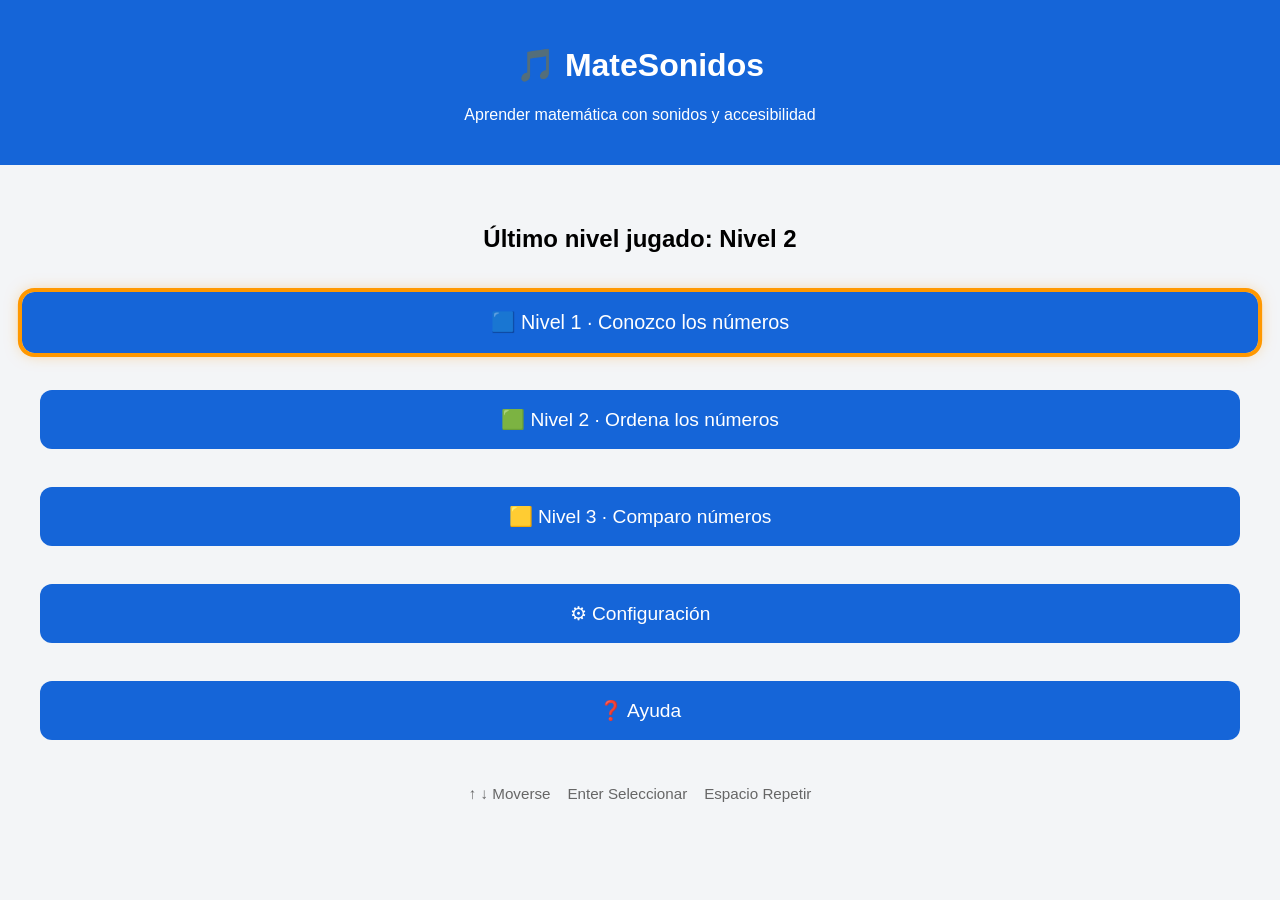
<file: index.html>
<!DOCTYPE html>
<html lang="es">

<head>

    <meta charset="UTF-8">

    <meta
        name="viewport"
        content="width=device-width, initial-scale=1.0">

    <title>MateSonidos</title>

    <link
        rel="stylesheet"
        href="css/estilos.css">

</head>


<body>

<header>

    <h1>🎵 MateSonidos</h1>

    <p>
        Aprender matemática con sonidos y accesibilidad
    </p>

</header>


<main>

    <section class="menu">

        <h2 id="ultimoNivel">
            Último nivel jugado: Nivel 2
        </h2>


        <nav
            id="menuPrincipal"
            aria-label="Menú principal">


            <!-- ========================= -->
            <!-- NIVEL 1 -->
            <!-- ========================= -->

            <button
                id="nivel1"
                type="button">

                🟦 Nivel 1 · Conozco los números

            </button>


            <!-- ========================= -->
            <!-- NIVEL 2 -->
            <!-- ========================= -->

            <button
                id="nivel2"
                type="button">

                🟩 Nivel 2 · Ordena los números

            </button>


            <!-- ========================= -->
            <!-- NIVEL 3 -->
            <!-- ========================= -->

            <button
                id="nivel3"
                type="button">

                🟨 Nivel 3 · Comparo números

            </button>


            <!-- ========================= -->
            <!-- CONFIGURACIÓN -->
            <!-- ========================= -->

            <button
                id="configuracion"
                type="button">

                ⚙ Configuración

            </button>


            <!-- ========================= -->
            <!-- AYUDA -->
            <!-- ========================= -->

            <button
                id="ayuda"
                type="button">

                ❓ Ayuda

            </button>


            <!-- ========================= -->
            <!-- NIVEL 4 OCULTO POR AHORA -->
            <!-- ========================= -->

            <!--
            <button
                id="nivel4"
                type="button">

                🟪 Nivel 4 · Número y cantidad

            </button>
            -->


        </nav>


        <p class="ayudaTeclado">

            ↑ ↓ Moverse
            &nbsp;&nbsp;
            Enter Seleccionar
            &nbsp;&nbsp;
            Espacio Repetir

        </p>

    </section>

</main>


<!-- ============================= -->
<!-- SISTEMA DE VOZ -->
<!-- ============================= -->

<script src="js/voz.js"></script>


<!-- ============================= -->
<!-- MENÚ PRINCIPAL -->
<!-- ============================= -->

<script src="js/menu.js"></script>


</body>

</html>
</file>
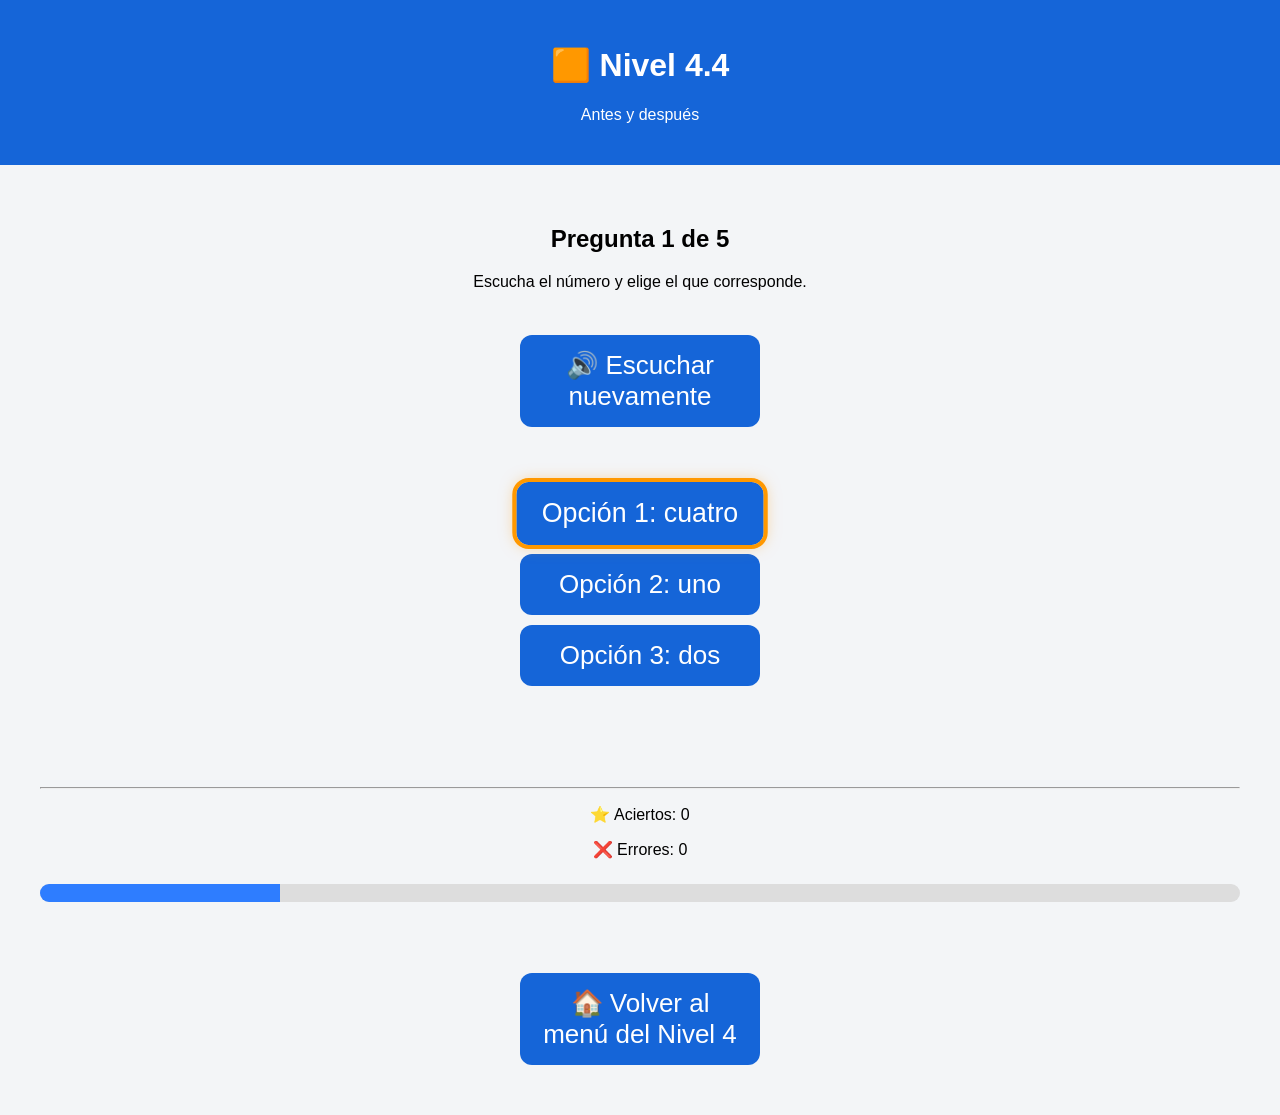
<file: antesdespues.html>
<!DOCTYPE html>
<html lang="es">

<head>

    <meta charset="UTF-8">

    <meta name="viewport"
          content="width=device-width, initial-scale=1.0">

    <title>MateSonidos - Nivel 4.4</title>

    <link rel="stylesheet"
          href="css/estilos.css">

</head>

<body>

<header>

    <h1>🟧 Nivel 4.4</h1>

    <p>Antes y después</p>

</header>


<main>

    <div class="juego">

        <h2 id="pregunta">
            Pregunta 1 de 5
        </h2>

        <p id="instruccion">
            Escucha el número y elige el que corresponde.
        </p>

        <br>

        <button
            type="button"
            onclick="repetir()">

            🔊 Escuchar nuevamente

        </button>

        <br><br>

        <div
            id="opciones"
            role="radiogroup"
            aria-label="Opciones de respuesta">
        </div>

        <br>

        <div
            id="resultado"
            aria-live="assertive">
        </div>

        <hr>

        <p id="aciertos">
            ⭐ Aciertos: 0
        </p>

        <p id="errores">
            ❌ Errores: 0
        </p>

        <div
            class="progreso"
            aria-label="Progreso de la actividad">

            <div id="barra"></div>

        </div>

        <br><br>

        <button
            type="button"
            onclick="volverMenu()">

            🏠 Volver al menú del Nivel 4

        </button>

    </div>

</main>


<script src="js/guardar.js"></script>

<script src="js/voz.js"></script>

<script src="js/antesdespues.js"></script>

</body>

</html>
</file>
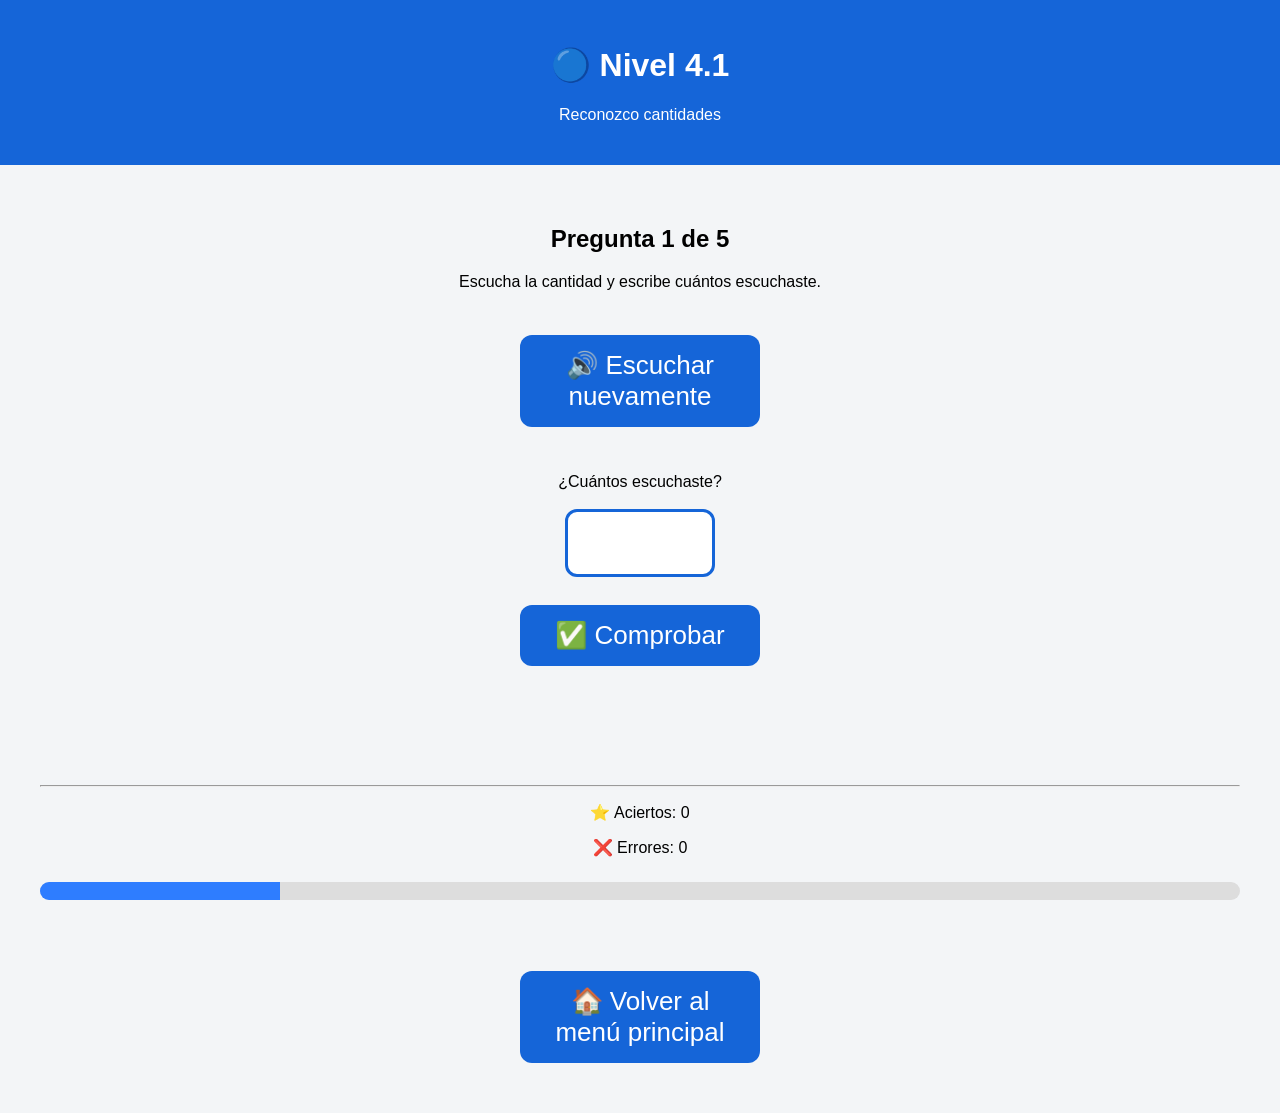
<file: cantidad.html>
<!DOCTYPE html>
<html lang="es">

<head>

    <meta charset="UTF-8">

    <meta name="viewport"
          content="width=device-width, initial-scale=1.0">

    <title>MateSonidos - Nivel 4.1</title>

    <link rel="stylesheet"
          href="css/estilos.css">

</head>

<body>

<header>

    <h1>🔵 Nivel 4.1</h1>

    <p>Reconozco cantidades</p>

</header>


<main>

    <div class="juego">

        <h2 id="pregunta">
            Pregunta 1 de 5
        </h2>


        <p id="instruccion">

            Escucha la cantidad y escribe
            cuántos escuchaste.

        </p>


        <br>


        <button
            type="button"
            onclick="repetir()">

            🔊 Escuchar nuevamente

        </button>


        <br><br>


        <label for="respuesta">

            ¿Cuántos escuchaste?

        </label>


        <br><br>


        <input
            type="number"
            id="respuesta"
            min="1"
            max="5"
            inputmode="numeric"
            autocomplete="off"
            aria-label="Escribe cuántos escuchaste">


        <br><br>


        <button
            type="button"
            onclick="corregir()">

            ✅ Comprobar

        </button>


        <br><br>


        <div
            id="resultado"
            aria-live="assertive">
        </div>


        <hr>


        <p id="aciertos">

            ⭐ Aciertos: 0

        </p>


        <p id="errores">

            ❌ Errores: 0

        </p>


        <div
            class="progreso"
            aria-label="Progreso de la actividad">

            <div id="barra"></div>

        </div>


        <br><br>


        <button
            type="button"
            onclick="volverMenu()">

            🏠 Volver al menú principal

        </button>

    </div>

</main>


<script src="js/guardar.js"></script>

<script src="js/voz.js"></script>

<script src="js/cantidad.js"></script>


</body>

</html>
</file>
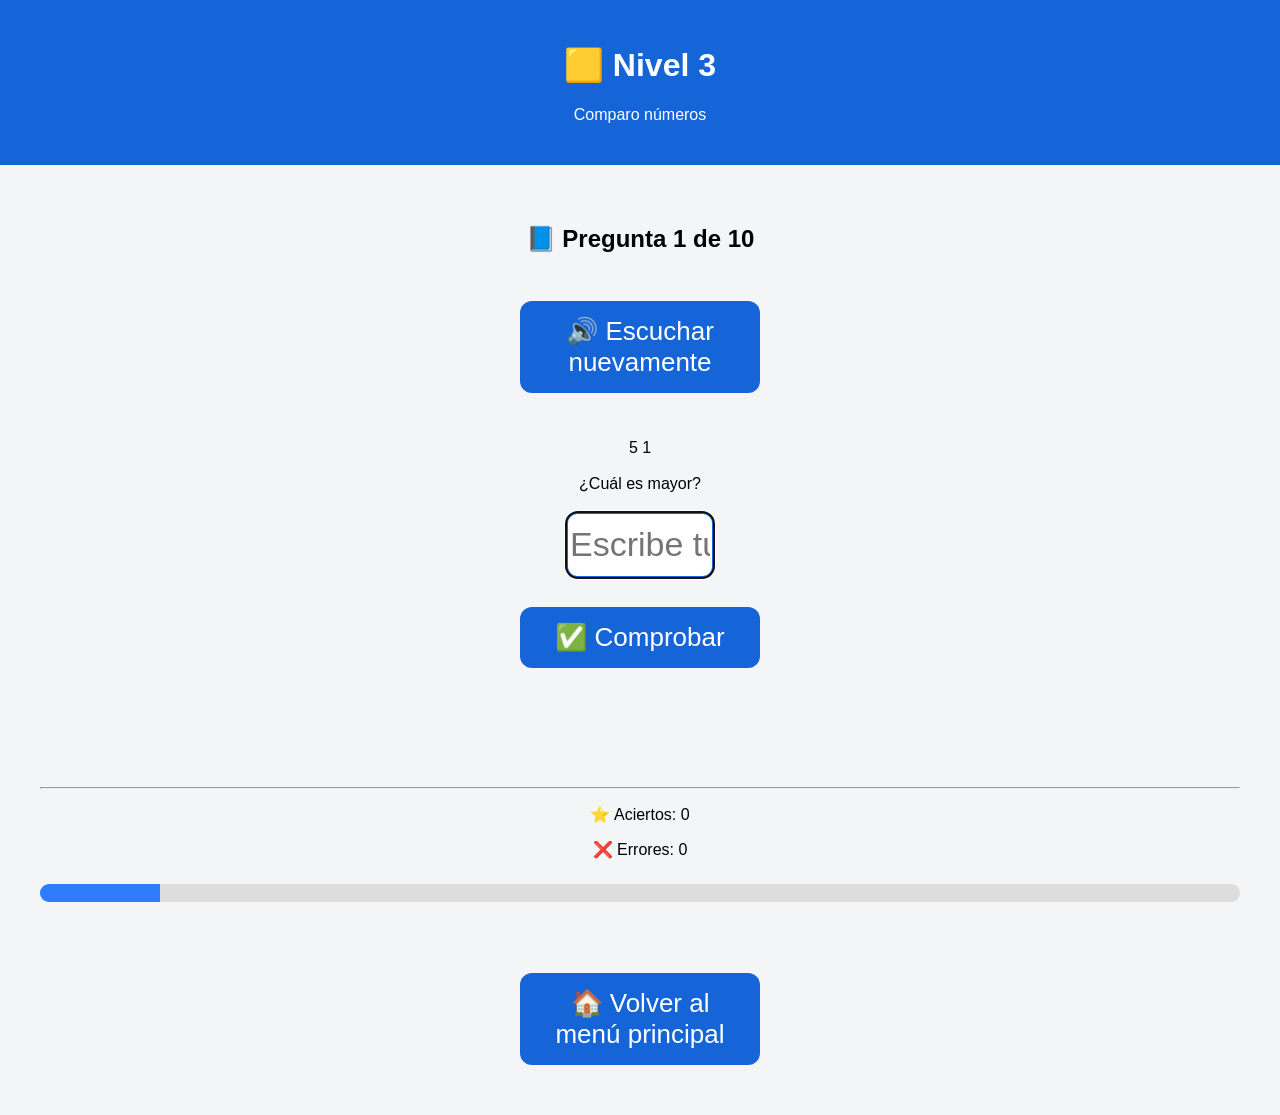
<file: comparar.html>
<!DOCTYPE html>
<html lang="es">

<head>

    <meta charset="UTF-8">

    <meta name="viewport"
          content="width=device-width, initial-scale=1.0">

    <title>MateSonidos - Nivel 3</title>

    <link rel="stylesheet"
          href="css/estilos.css">

</head>

<body>

<header>

    <h1>🟨 Nivel 3</h1>

    <p>Comparo números</p>

</header>

<main>

    <div class="juego">

        <h2 id="pregunta">
            📘 Pregunta 1 de 10
        </h2>

        <br>

        <button onclick="repetir()">
            🔊 Escuchar nuevamente
        </button>

        <br><br>

        <div id="numeros"
             class="numeroGrande">
        </div>

        <br>

        <div id="consigna">
        </div>

        <br>

        <input
            type="text"
            id="respuesta"
            placeholder="Escribe tu respuesta"
            autocomplete="off">

        <br><br>

        <button onclick="corregir()">
            ✅ Comprobar
        </button>

        <br><br>

        <div id="resultado"></div>

        <hr>

        <p id="aciertos">
            ⭐ Aciertos: 0
        </p>

        <p id="errores">
            ❌ Errores: 0
        </p>

        <div class="progreso">

            <div id="barra"></div>

        </div>

        <br><br>

        <button onclick="volverMenu()">
            🏠 Volver al menú principal
        </button>

    </div>

</main>

<script src="js/guardar.js"></script>
<script src="js/voz.js"></script>
<script src="js/comparar.js"></script>

</body>

</html>
</file>
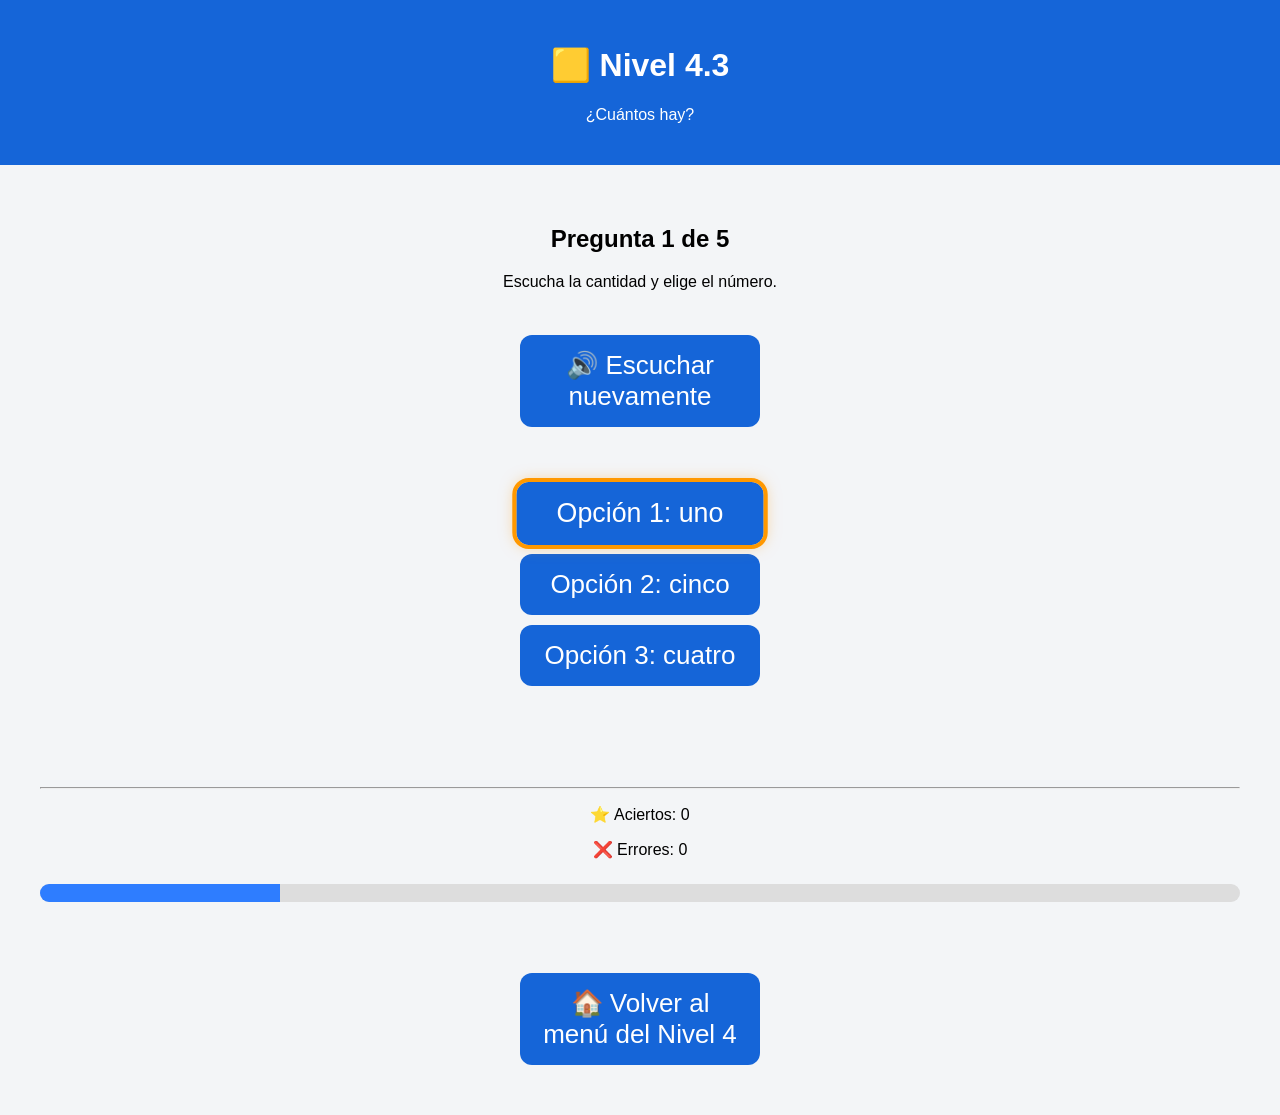
<file: cuantos.html>
<!DOCTYPE html>
<html lang="es">

<head>

    <meta charset="UTF-8">

    <meta name="viewport"
          content="width=device-width, initial-scale=1.0">

    <title>MateSonidos - Nivel 4.3</title>

    <link rel="stylesheet"
          href="css/estilos.css">

</head>

<body>

<header>

    <h1>🟨 Nivel 4.3</h1>

    <p>¿Cuántos hay?</p>

</header>


<main>

    <div class="juego">

        <h2 id="pregunta">
            Pregunta 1 de 5
        </h2>

        <p id="instruccion">
            Escucha la cantidad y elige el número.
        </p>

        <br>

        <button
            type="button"
            onclick="repetir()">

            🔊 Escuchar nuevamente

        </button>

        <br><br>

        <div
            id="opciones"
            role="radiogroup"
            aria-label="Opciones de respuesta">
        </div>

        <br>

        <div
            id="resultado"
            aria-live="assertive">
        </div>

        <hr>

        <p id="aciertos">
            ⭐ Aciertos: 0
        </p>

        <p id="errores">
            ❌ Errores: 0
        </p>

        <div
            class="progreso"
            aria-label="Progreso de la actividad">

            <div id="barra"></div>

        </div>

        <br><br>

        <button
            type="button"
            onclick="volverMenu()">

            🏠 Volver al menú del Nivel 4

        </button>

    </div>

</main>


<script src="js/guardar.js"></script>

<script src="js/voz.js"></script>

<script src="js/cuantos.js"></script>

</body>

</html>
</file>
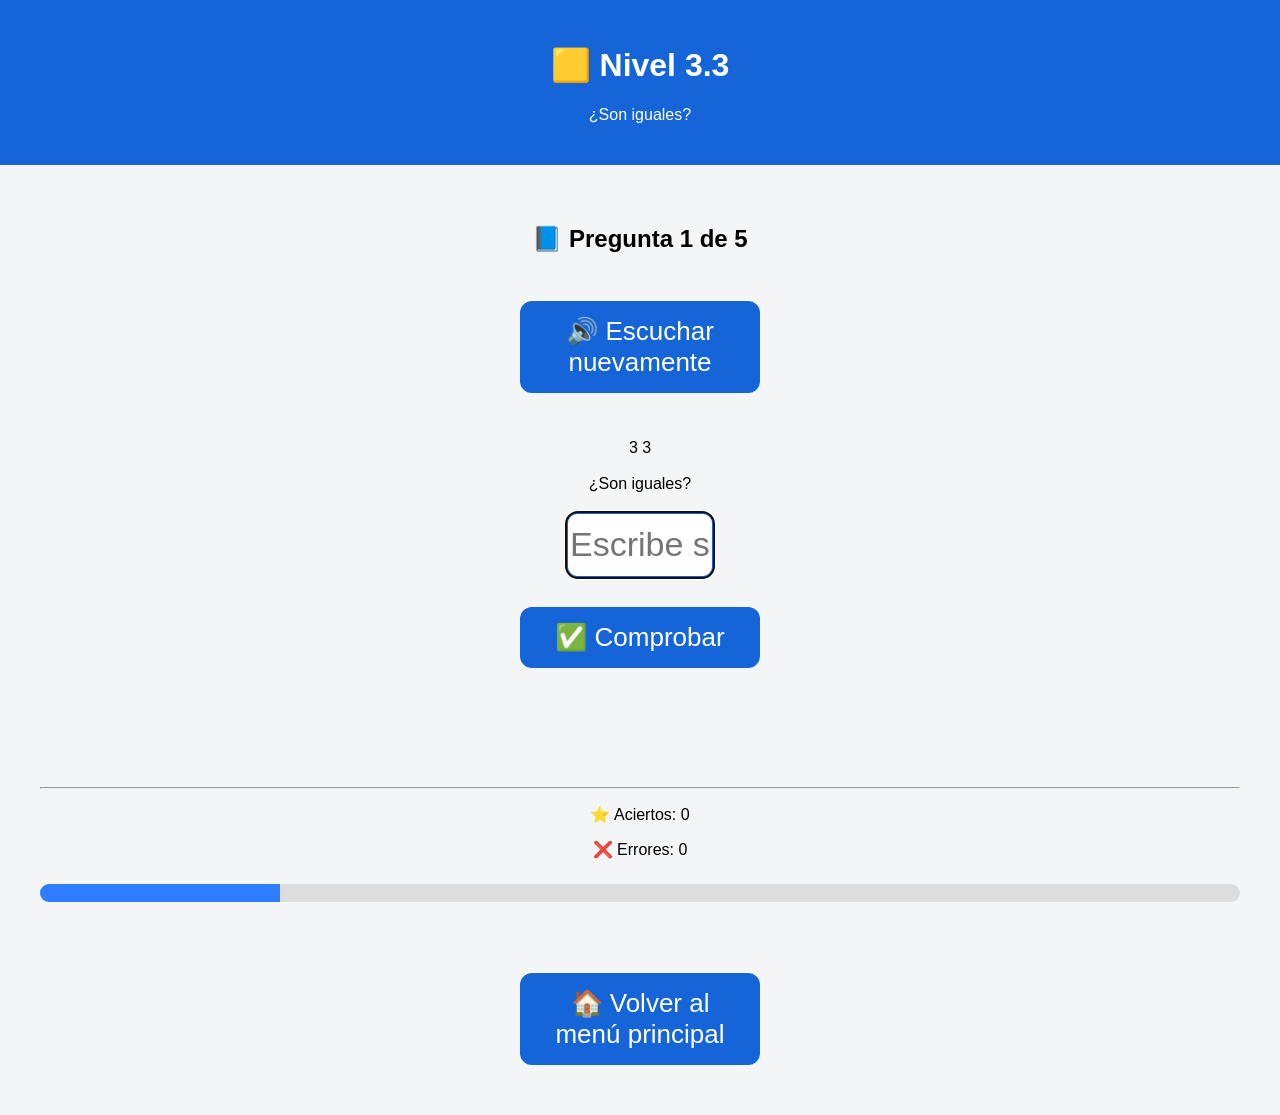
<file: iguales.html>
<!DOCTYPE html>
<html lang="es">

<head>

    <meta charset="UTF-8">

    <meta name="viewport"
          content="width=device-width, initial-scale=1.0">

    <title>MateSonidos - Nivel 3.3</title>

    <link rel="stylesheet"
          href="css/estilos.css">

</head>

<body>

<header>

    <h1>🟨 Nivel 3.3</h1>

    <p>¿Son iguales?</p>

</header>

<main>

    <div class="juego">

        <h2 id="pregunta">
            📘 Pregunta 1 de 5
        </h2>

        <br>

        <button onclick="repetir()">
            🔊 Escuchar nuevamente
        </button>

        <br><br>

        <div id="numeros"
             class="numeroGrande">
        </div>

        <br>

        <div id="consigna">
            ¿Son iguales?
        </div>

        <br>

        <input
            type="text"
            id="respuesta"
            placeholder="Escribe sí o no"
            autocomplete="off">

        <br><br>

        <button onclick="corregir()">
            ✅ Comprobar
        </button>

        <br><br>

        <div id="resultado"></div>

        <hr>

        <p id="aciertos">
            ⭐ Aciertos: 0
        </p>

        <p id="errores">
            ❌ Errores: 0
        </p>

        <div class="progreso">

            <div id="barra"></div>

        </div>

        <br><br>

        <button onclick="volverMenu()">
            🏠 Volver al menú principal
        </button>

    </div>

</main>

<script src="js/guardar.js"></script>
<script src="js/voz.js"></script>
<script src="js/iguales.js"></script>

</body>

</html>
</file>
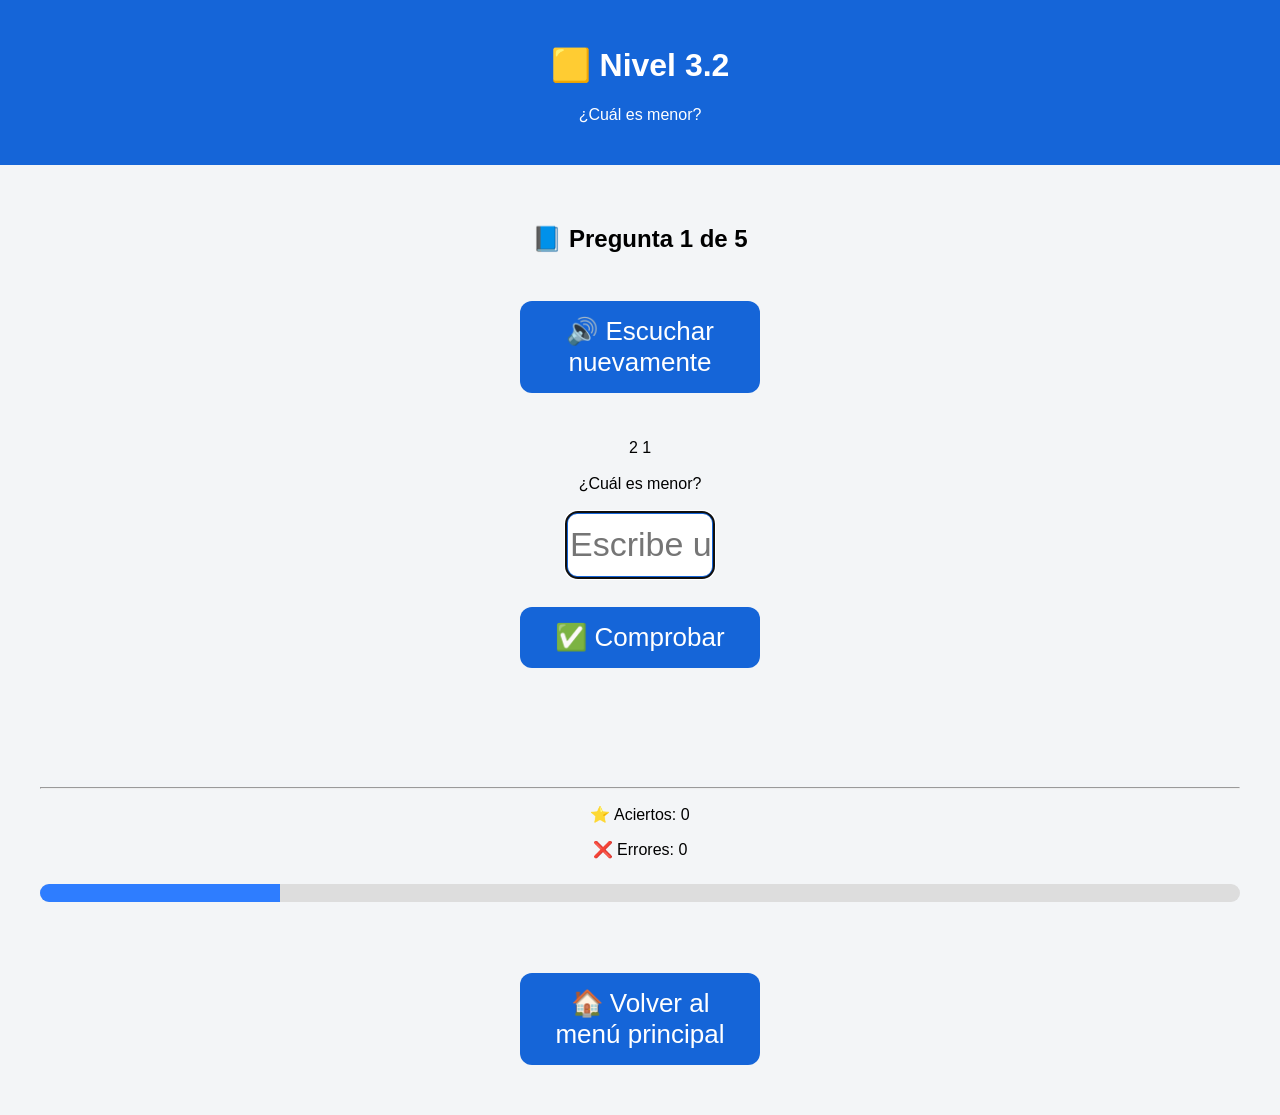
<file: menor.html>
<!DOCTYPE html>
<html lang="es">

<head>

    <meta charset="UTF-8">

    <meta name="viewport"
          content="width=device-width, initial-scale=1.0">

    <title>MateSonidos - Nivel 3.2</title>

    <link rel="stylesheet"
          href="css/estilos.css">

</head>

<body>

<header>

    <h1>🟨 Nivel 3.2</h1>

    <p>¿Cuál es menor?</p>

</header>

<main>

    <div class="juego">

        <h2 id="pregunta">
            📘 Pregunta 1 de 5
        </h2>

        <br>

        <button onclick="repetir()">
            🔊 Escuchar nuevamente
        </button>

        <br><br>

        <div id="numeros"
             class="numeroGrande">
        </div>

        <br>

        <div id="consigna">
            ¿Cuál es menor?
        </div>

        <br>

        <input
            type="text"
            id="respuesta"
            placeholder="Escribe un número"
            autocomplete="off">

        <br><br>

        <button onclick="corregir()">
            ✅ Comprobar
        </button>

        <br><br>

        <div id="resultado"></div>

        <hr>

        <p id="aciertos">
            ⭐ Aciertos: 0
        </p>

        <p id="errores">
            ❌ Errores: 0
        </p>

        <div class="progreso">

            <div id="barra"></div>

        </div>

        <br><br>

        <button onclick="volverMenu()">
            🏠 Volver al menú principal
        </button>

    </div>

</main>

<script src="js/guardar.js"></script>
<script src="js/voz.js"></script>
<script src="js/menor.js"></script>

</body>

</html>
</file>
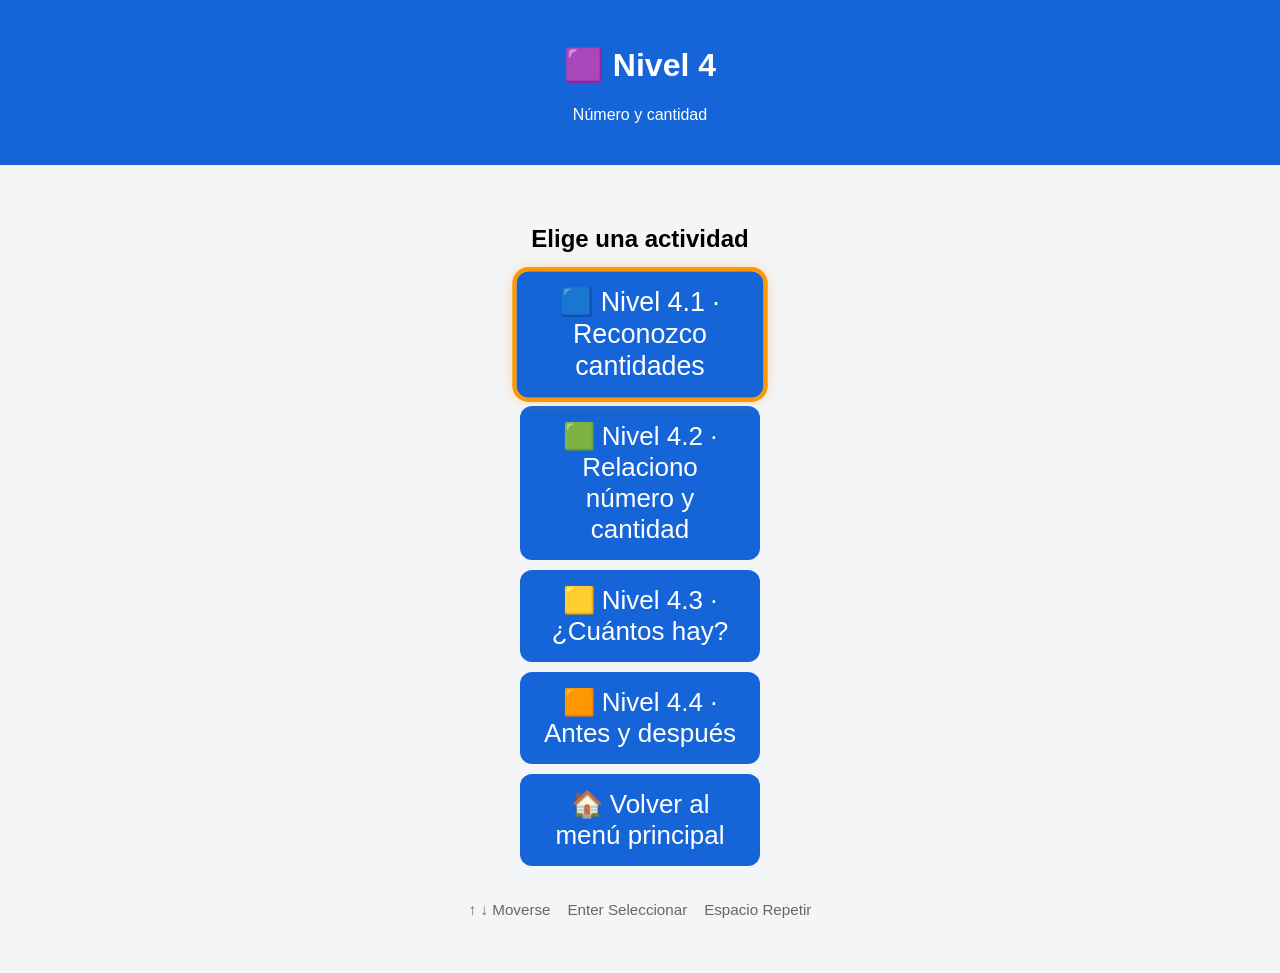
<file: nivel4.html>
<!DOCTYPE html>
<html lang="es">

<head>

    <meta charset="UTF-8">

    <meta name="viewport"
          content="width=device-width, initial-scale=1.0">

    <title>MateSonidos - Nivel 4</title>

    <link rel="stylesheet"
          href="css/estilos.css">

</head>

<body>

<header>

    <h1>🟪 Nivel 4</h1>

    <p>Número y cantidad</p>

</header>


<main>

    <div class="menu">

        <h2 id="tituloMenu">
            Elige una actividad
        </h2>


        <nav id="menuNivel4">


            <button id="nivel41">

                🟦 Nivel 4.1 · Reconozco cantidades

            </button>


            <button id="nivel42">

                🟩 Nivel 4.2 · Relaciono número y cantidad

            </button>


            <button id="nivel43">

                🟨 Nivel 4.3 · ¿Cuántos hay?

            </button>


            <button id="nivel44">

                🟧 Nivel 4.4 · Antes y después

            </button>


            <button id="volver">

                🏠 Volver al menú principal

            </button>


        </nav>


        <p class="ayudaTeclado">

            ↑ ↓ Moverse
            &nbsp;&nbsp;
            Enter Seleccionar
            &nbsp;&nbsp;
            Espacio Repetir

        </p>

    </div>

</main>


<script src="js/voz.js"></script>

<script src="js/nivel4.js"></script>


</body>

</html>
</file>
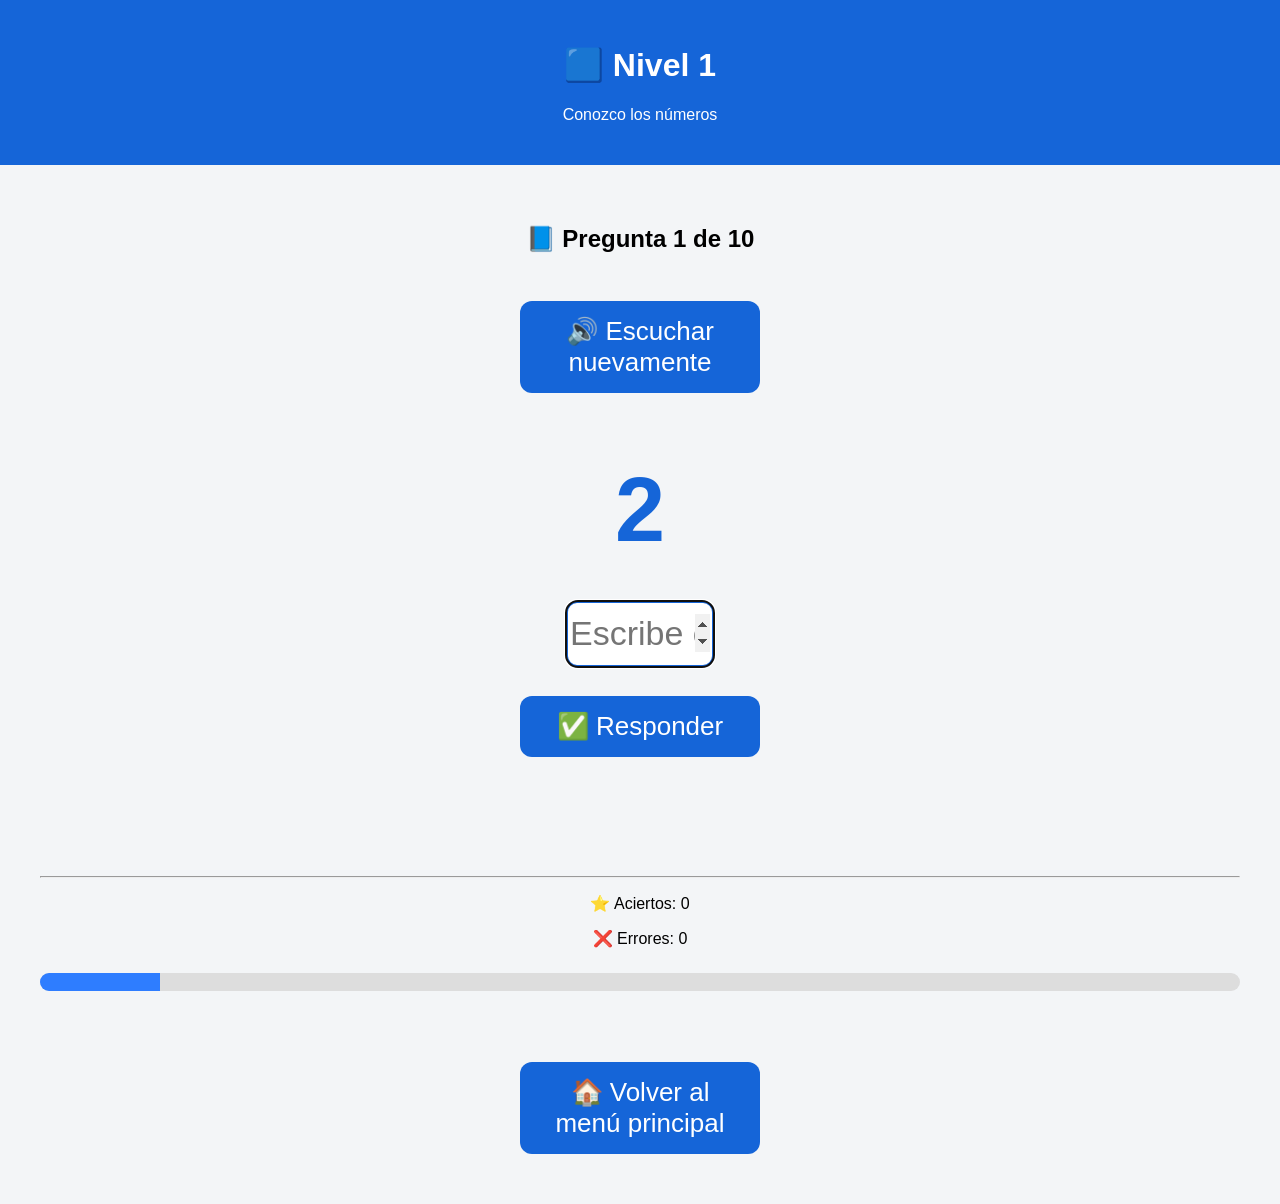
<file: numeros.html>
<!DOCTYPE html>
<html lang="es">

<head>

    <meta charset="UTF-8">

    <meta name="viewport" content="width=device-width, initial-scale=1.0">

    <title>MateSonidos - Nivel 1</title>

    <link rel="stylesheet" href="css/estilos.css">

</head>

<body>

<header>

    <h1>🟦 Nivel 1</h1>

    <p>Conozco los números</p>

</header>

<main>

    <div class="juego">

        <h2 id="pregunta">
            📘 Pregunta 1 de 10
        </h2>

        <br>

        <button onclick="repetir()">
            🔊 Escuchar nuevamente
        </button>

        <br><br>

        <div id="numero" class="numeroGrande"></div>

        <br>

        <input
            type="number"
            id="respuesta"
            placeholder="Escribe el número">

        <br><br>

        <button onclick="corregir()">
            ✅ Responder
        </button>

        <br><br>

        <div id="resultado"></div>

        <hr>

        <p id="aciertos">
            ⭐ Aciertos: 0
        </p>

        <p id="errores">
            ❌ Errores: 0
        </p>

        <div class="progreso">
            <div id="barra"></div>
        </div>

        <br><br>

        <button onclick="volverMenu()">
            🏠 Volver al menú principal
        </button>

    </div>

</main>

<script src="js/guardar.js"></script>
<script src="js/numeros.js"></script>

</body>

</html>
</file>
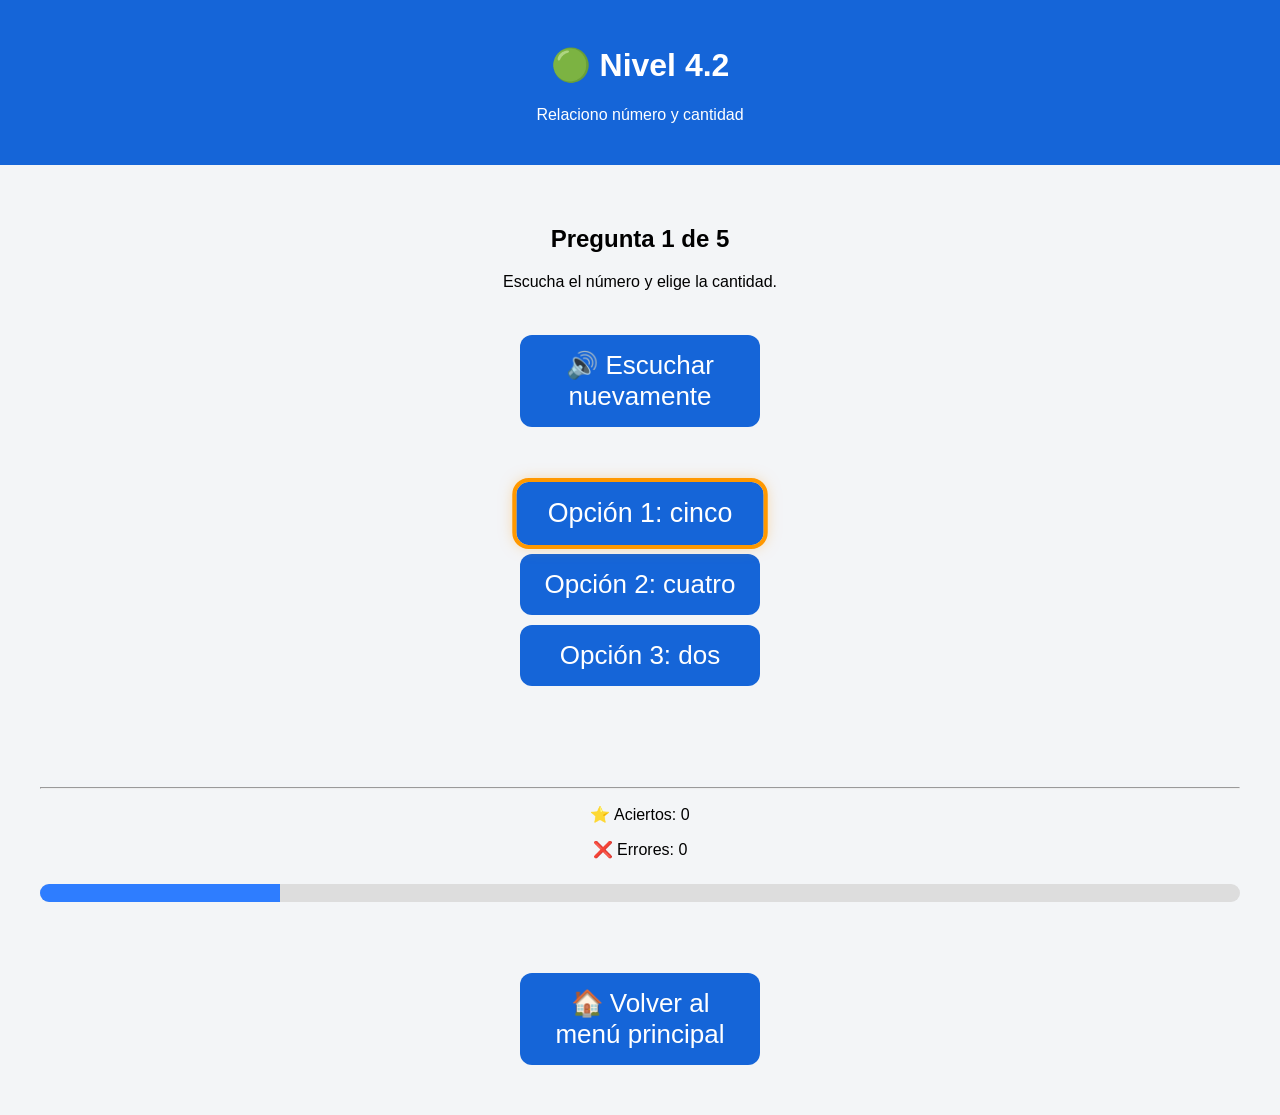
<file: relaciona.html>
<!DOCTYPE html>
<html lang="es">

<head>

    <meta charset="UTF-8">

    <meta name="viewport"
          content="width=device-width, initial-scale=1.0">

    <title>MateSonidos - Nivel 4.2</title>

    <link rel="stylesheet"
          href="css/estilos.css">

</head>

<body>

<header>

    <h1>🟢 Nivel 4.2</h1>

    <p>Relaciono número y cantidad</p>

</header>


<main>

    <div class="juego">

        <h2 id="pregunta">
            Pregunta 1 de 5
        </h2>

        <p id="instruccion">
            Escucha el número y elige la cantidad.
        </p>

        <br>

        <button
            type="button"
            onclick="repetir()">

            🔊 Escuchar nuevamente

        </button>

        <br><br>


        <div
            id="opciones"
            role="radiogroup"
            aria-label="Opciones de respuesta">

        </div>


        <br>

        <div
            id="resultado"
            aria-live="assertive">
        </div>


        <hr>


        <p id="aciertos">
            ⭐ Aciertos: 0
        </p>

        <p id="errores">
            ❌ Errores: 0
        </p>


        <div
            class="progreso"
            aria-label="Progreso de la actividad">

            <div id="barra"></div>

        </div>


        <br><br>


        <button
            type="button"
            onclick="volverMenu()">

            🏠 Volver al menú principal

        </button>

    </div>

</main>


<script src="js/guardar.js"></script>

<script src="js/voz.js"></script>

<script src="js/relaciona.js"></script>

</body>

</html>
</file>
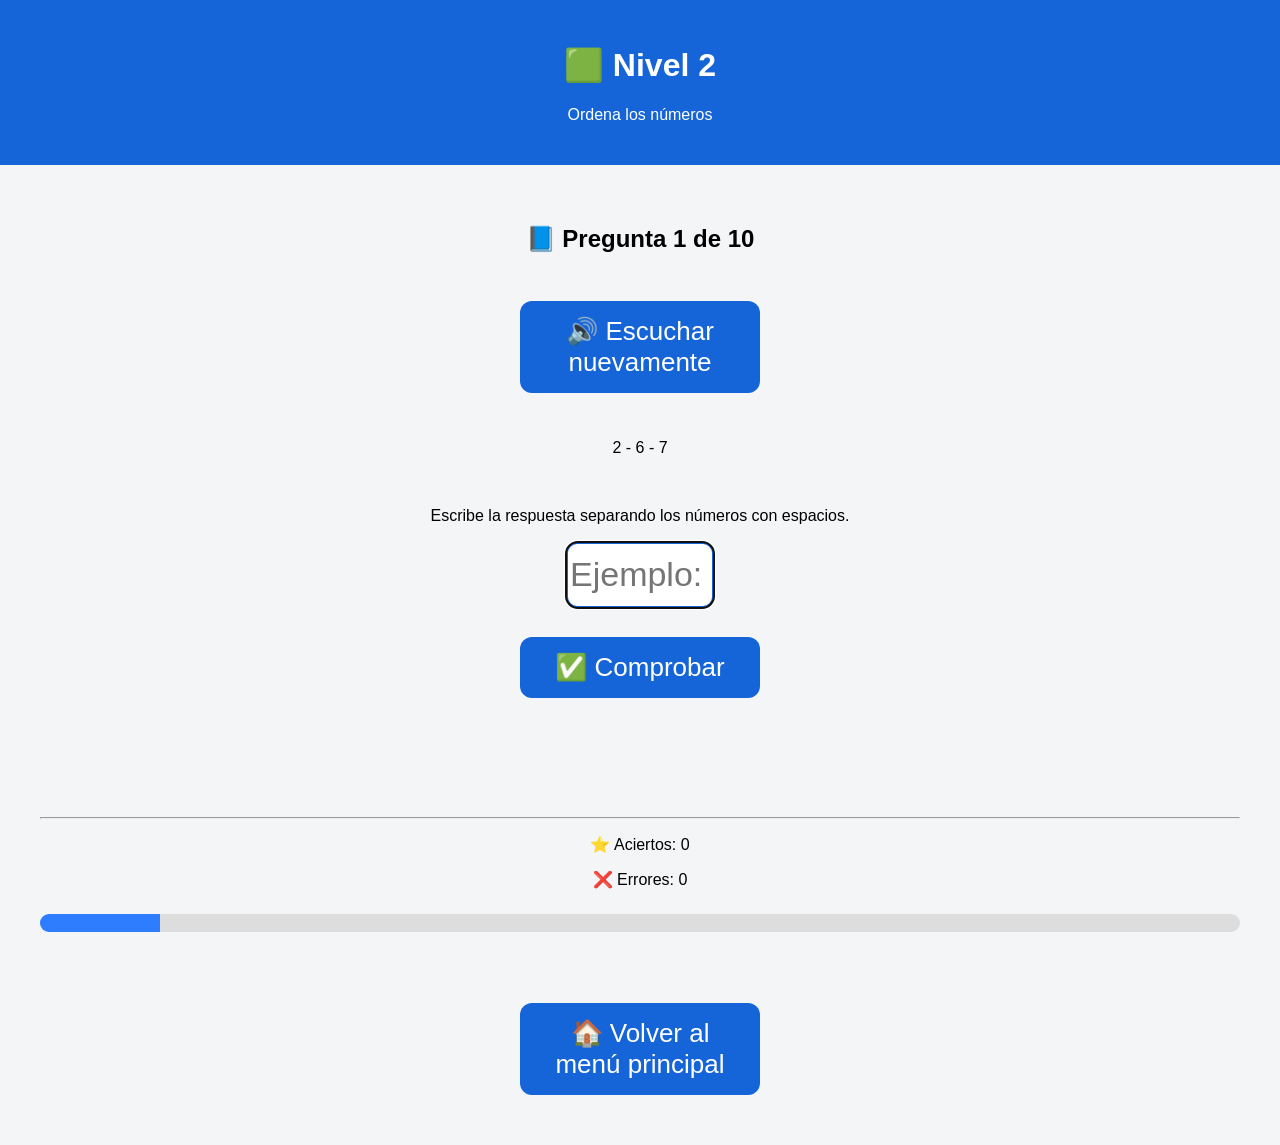
<file: secuencias.html>
<!DOCTYPE html>
<html lang="es">

<head>

    <meta charset="UTF-8">

    <meta name="viewport" content="width=device-width, initial-scale=1.0">

    <title>MateSonidos - Nivel 2</title>

    <link rel="stylesheet" href="css/estilos.css">

</head>

<body>

<header>

    <h1>🟩 Nivel 2</h1>

    <p>Ordena los números</p>

</header>

<main>

<div class="juego">

    <h2 id="pregunta">
        📘 Pregunta 1 de 10
    </h2>

    <br>

    <button onclick="repetir()">
        🔊 Escuchar nuevamente
    </button>

    <br><br>

    <div id="numeros" class="numeroGrande"></div>
<p id="consigna" class="consigna"></p>
    <br>

<p>Escribe la respuesta separando los números con espacios.</p>
    <input
        type="text"
        id="respuesta"
        placeholder="Ejemplo: 2 5 8">

    <br><br>

    <button onclick="corregir()">
        ✅ Comprobar
    </button>

    <br><br>

    <div id="resultado"></div>

    <hr>

    <p id="aciertos">
        ⭐ Aciertos: 0
    </p>

    <p id="errores">
        ❌ Errores: 0
    </p>

    <div class="progreso">

        <div id="barra"></div>

    </div>

    <br><br>

    <button onclick="volverMenu()">
        🏠 Volver al menú principal
    </button>

</div>

</main>

<script src="js/guardar.js"></script>
<script src="js/voz.js"></script>
<script src="js/secuencias.js"></script>

</body>

</html>
</file>
<file: css/estilos.css>
.tarjeta{
    max-width:550px;
    margin:40px auto;
    padding:30px;
    background:white;
    border-radius:20px;
    box-shadow:0 6px 20px rgba(0,0,0,0.15);
    text-align:center;
}
body{
    font-family:Arial, Helvetica, sans-serif;
    background:#f3f5f7;
    margin:0;
    text-align:center;
}

header{
    background:#1565d8;
    color:white;
    padding:25px;
}

main{
    padding:40px;
}

#numero{
    font-size:90px;
    font-weight:bold;
    color:#1565d8;
    margin:20px 0;
}


input{
    width:140px;
    height:60px;
    font-size:34px;
    text-align:center;
    border:3px solid #1565d8;
    border-radius:12px;
}

button{
    width:240px;
    padding:15px;
    margin:10px auto;
    display:block;
    font-size:26px;
    background:#1565d8;
    color:white;
    border:none;
    border-radius:12px;
    cursor:pointer;
    transition:0.2s;
}

button:hover{
    background:#0d47a1;
    transform:scale(1.03);
}
#resultado{
    margin-top:25px;
    font-size:30px;
    font-weight:bold;
    min-height:40px;
}
.circulo{
    width:170px;
    height:170px;
    border:6px solid #1565d8;
    border-radius:50%;
    display:flex;
    justify-content:center;
    align-items:center;
    margin:20px auto;
}
.circulo{
    width:170px;
    height:170px;
    background:#eef6ff;
    border:6px solid #1565d8;
    border-radius:50%;
    display:flex;
    justify-content:center;
    align-items:center;
    margin:20px auto;
    animation: aparecer .3s;
}

@keyframes aparecer{

    from{
        transform:scale(0.8);
        opacity:0;
    }

    to{
        transform:scale(1);
        opacity:1;
    }

}
.progreso{

    width:100%;
    height:18px;
    background:#ddd;
    border-radius:20px;
    overflow:hidden;
    margin:25px 0;

}

#barra{

    width:10%;
    height:100%;
    background:#2e7dff;
    transition:width .4s;

}
#secuencia{

    display:flex;
    justify-content:center;
    gap:20px;
    margin:30px 0;

}

.tarjetaNumero{

    width:80px;
    height:80px;

    border:3px solid #2563eb;
    border-radius:18px;

    display:flex;
    justify-content:center;
    align-items:center;

    font-size:40px;
    font-weight:bold;

    background:white;

}
#respuestaTarjetas{

    display:flex;
    justify-content:center;
    gap:20px;
    margin-top:35px;

}

.casilla{

    width:80px;
    height:80px;

    border:3px dashed #999;

    border-radius:18px;

    background:#f8f8f8;

}
.tarjetaNumero.activa{

    border:4px solid orange;

    transform:scale(1.1);

    transition:0.2s;

}
/* ==========================
   Menú accesible
========================== */

#menuPrincipal{

    display:flex;
    flex-direction:column;
    gap:18px;

    margin-top:30px;

}

#menuPrincipal button{

    width:100%;

    font-size:1.2rem;

    padding:18px;

    border:none;

    border-radius:12px;

    cursor:pointer;

    transition:.2s;

}

.menuActivo{

    outline:4px solid #ff9800;

    transform:scale(1.03);

    box-shadow:0 0 15px rgba(255,152,0,.5);

}

.ayudaTeclado{

    margin-top:35px;

    text-align:center;

    font-size:.95rem;

    color:#666;

}
/* ======================================
   MODO CELULAR
====================================== */

@media (max-width:700px){

body{

    font-size:20px;

}

header{

    padding:20px;

}

header h1{

    font-size:2rem;

}

main{

    padding:20px;

}

.tarjeta,
.juego{

    width:95%;
    margin:auto;
    padding:20px;

}

#numero{

    font-size:110px;

}

.numeroGrande{

    font-size:80px;
    font-weight:bold;
    margin:20px 0;

}

input{

    width:90%;
    height:70px;

    font-size:34px;

}

button{

    width:100%;

    font-size:28px;

    padding:18px;

}

#resultado{

    font-size:32px;

}

#numeros{

    font-size:55px;

    font-weight:bold;

    margin:25px 0;

}

#consigna{

    font-size:28px;

    font-weight:bold;

    color:#1565d8;

    margin-bottom:20px;

}
/* ======================================
   MODO CELULAR
====================================== */

@media (max-width:700px){

body{

    font-size:20px;

}

header{

    padding:20px;

}

header h1{

    font-size:2rem;

}

main{

    padding:20px;

}

.tarjeta,
.juego{

    width:95%;
    margin:auto;
    padding:20px;

}

#numero{

    font-size:110px;

}

.numeroGrande{

    font-size:80px;
    font-weight:bold;
    margin:20px 0;

}

input{

    width:90%;
    height:70px;

    font-size:34px;

}

button{

    width:100%;

    font-size:28px;

    padding:18px;

}

#resultado{

    font-size:32px;

}

#numeros{

    font-size:55px;

    font-weight:bold;

    margin:25px 0;

}

#consigna{

    font-size:28px;

    font-weight:bold;

    color:#1565d8;

    margin-bottom:20px;

}

}
/* ======================================
   BOTONES: INTERACCIÓN CON MOUSE Y TÁCTIL
====================================== */

button {
    pointer-events: auto;
    position: relative;
    z-index: 10;
    cursor: pointer;
    touch-action: manipulation;
}

#menuPrincipal {
    position: relative;
    z-index: 10;
}

#menuPrincipal button {
    pointer-events: auto;
}
.botonMenu {
    width: 240px;
    padding: 15px;
    margin: 10px auto;
    display: block;
    box-sizing: border-box;

    font-size: 26px;
    text-align: center;
    text-decoration: none;

    background: #1565d8;
    color: white;

    border-radius: 12px;
    cursor: pointer;

    position: relative;
    z-index: 100;
    pointer-events: auto;
}

.botonMenu:hover {
    background: #0d47a1;
    transform: scale(1.03);
}
</file>
